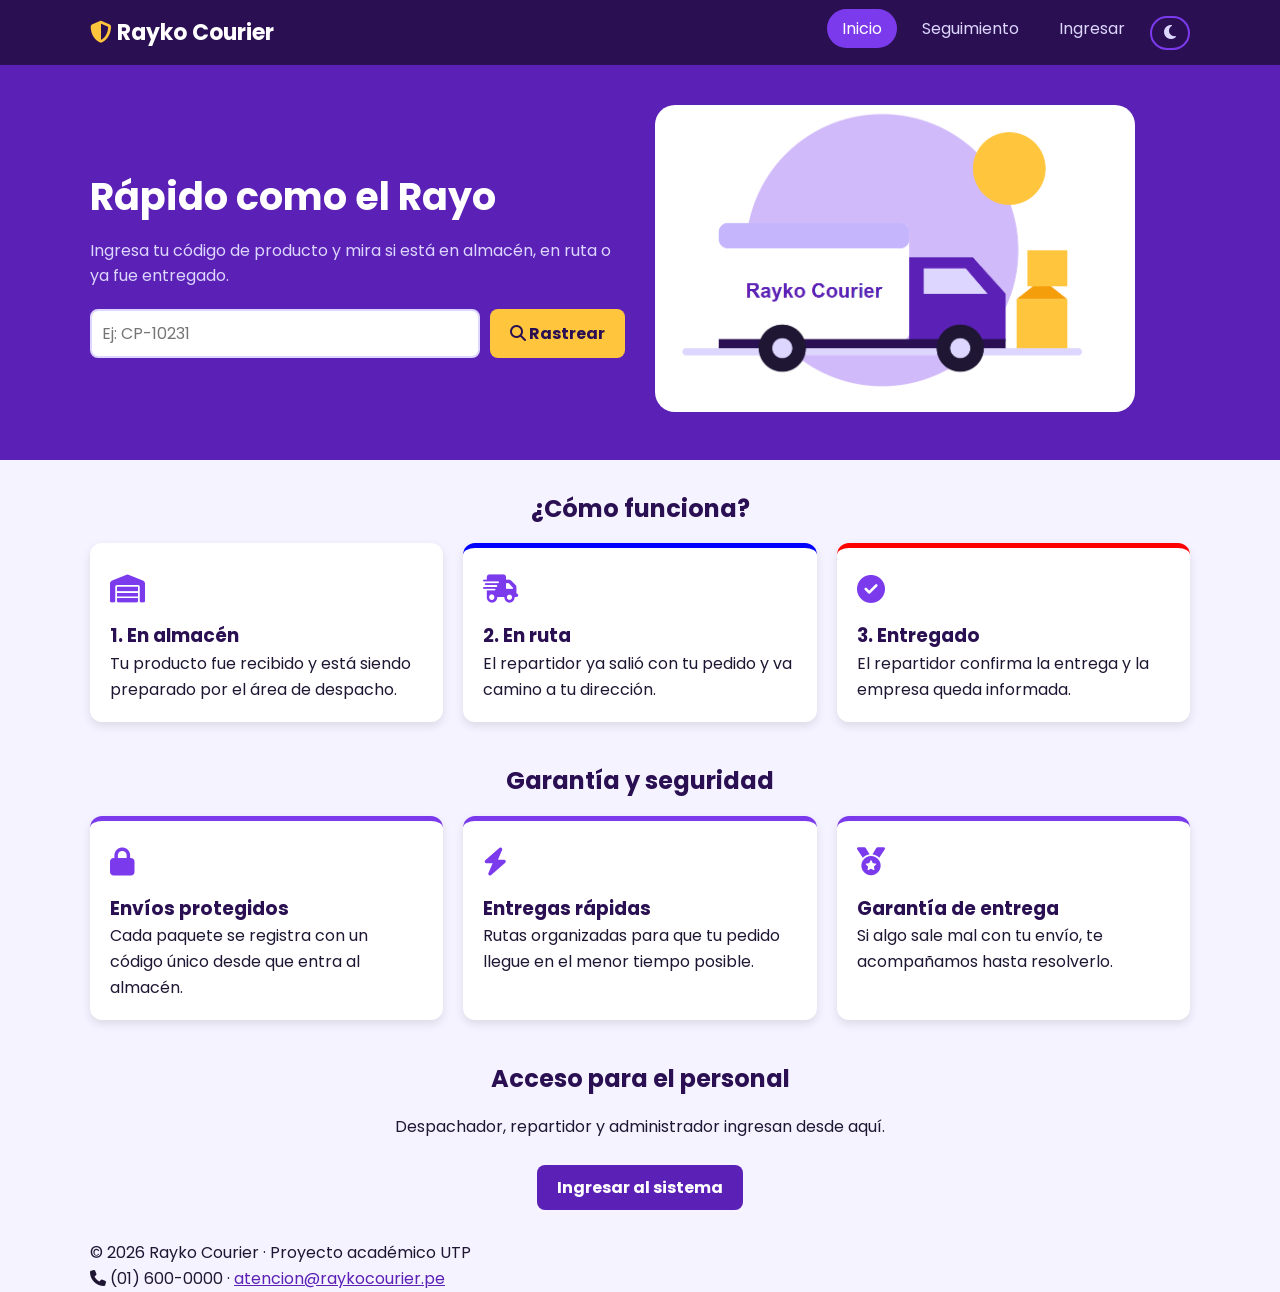
<file: index.html>
<!DOCTYPE html>
<html lang="en">
<head>
  <meta charset="UTF-8">
  <meta name="viewport" content="width=device-width, initial-scale=1.0">
  <title>Inicio | Rayko Courier</title>
  <link href="https://fonts.googleapis.com/css2?family=Poppins:wght@400;700&display=swap" rel="stylesheet">
  <link rel="stylesheet" href="https://cdnjs.cloudflare.com/ajax/libs/font-awesome/6.5.2/css/all.min.css">
  <link rel="stylesheet" href="./css/style.css">
</head>
<body>
     <header>
    <div class="contenedor">
      <a class="logo" href="index.html"><i class="fa-solid fa-shield-halved"></i> Rayko Courier</a>
      <nav>
        <ul>
          <li><a href="index.html" class="activo">Inicio</a></li>
          <li><a href="seguimiento.html">Seguimiento</a></li>
          <li><a href="login.html">Ingresar</a></li>
          <li><button class="btn-tema" id="btnTema" type="button" onclick="cambiarTema()"></button></li>
        </ul>
      </nav>
    </div>
  </header>
   <section class="hero">
    <div class="contenedor">
      <div>
        <h1>Rápido como el Rayo</h1>
        <p>Ingresa tu código de producto y mira si está en almacén, en ruta o ya fue entregado.</p>
        <form class="buscador" action="seguimiento.html" method="get">
          <input type="text" name="codigo" placeholder="Ej: CP-10231" required>
          <button class="boton" type="submit"><i class="fa-solid fa-magnifying-glass"></i> Rastrear</button>
        </form>
      </div>
      <picture>
        <source media="(max-width: 600px)" srcset="img/paquete.png">
        <img src="img/hero.png" alt="Camión de Rayko Courier" width="480" height="340">
      </picture>
    </div>
  </section>

  <main>
    <div class="contenedor">
      <section>
        <h2 class="centro">¿Cómo funciona?</h2>
        <div class="tarjetas">
          <article class="tarjeta almacen">
            <div class="icono"><i class="fa-solid fa-warehouse"></i></div>
            <h3>1. En almacén</h3>
            <p>Tu producto fue recibido y está siendo preparado por el área de despacho.</p>
          </article>
          <article class="tarjeta ruta">
            <div class="icono"><i class="fa-solid fa-truck-fast"></i></div>
            <h3>2. En ruta</h3>
            <p>El repartidor ya salió con tu pedido y va camino a tu dirección.</p>
          </article>
          <article class="tarjeta entregado">
            <div class="icono"><i class="fa-solid fa-circle-check"></i></div>
            <h3>3. Entregado</h3>
            <p>El repartidor confirma la entrega y la empresa queda informada.</p>
          </article>
        </div>
      </section>

      <section>
        <h2 class="centro">Garantía y seguridad</h2>
        <div class="tarjetas">
          <article class="tarjeta">
            <div class="icono"><i class="fa-solid fa-lock"></i></div>
            <h3>Envíos protegidos</h3>
            <p>Cada paquete se registra con un código único desde que entra al almacén.</p>
          </article>
          <article class="tarjeta">
            <div class="icono"><i class="fa-solid fa-bolt"></i></div>
            <h3>Entregas rápidas</h3>
            <p>Rutas organizadas para que tu pedido llegue en el menor tiempo posible.</p>
          </article>
          <article class="tarjeta">
            <div class="icono"><i class="fa-solid fa-medal"></i></div>
            <h3>Garantía de entrega</h3>
            <p>Si algo sale mal con tu envío, te acompañamos hasta resolverlo.</p>
          </article>
        </div>
      </section>

      <section class="centro">
        <h2>Acceso para el personal</h2>
        <p>Despachador, repartidor y administrador ingresan desde aquí.</p>
        <br>
        <a class="boton morado" href="login.html">Ingresar al sistema</a>
      </section>
    </div>
  </main>
<footer>
    <div class="contenedor">
      <p>&copy; 2026 Rayko Courier · Proyecto académico UTP</p>
      <p><i class="fa-solid fa-phone"></i> (01) 600-0000 · <a href="mailto:atencion@Rayko.pe">atencion@raykocourier.pe</a></p>
    </div>
  </footer>
    <script src="js/script.js"></script>
</body>
</html>
</file>
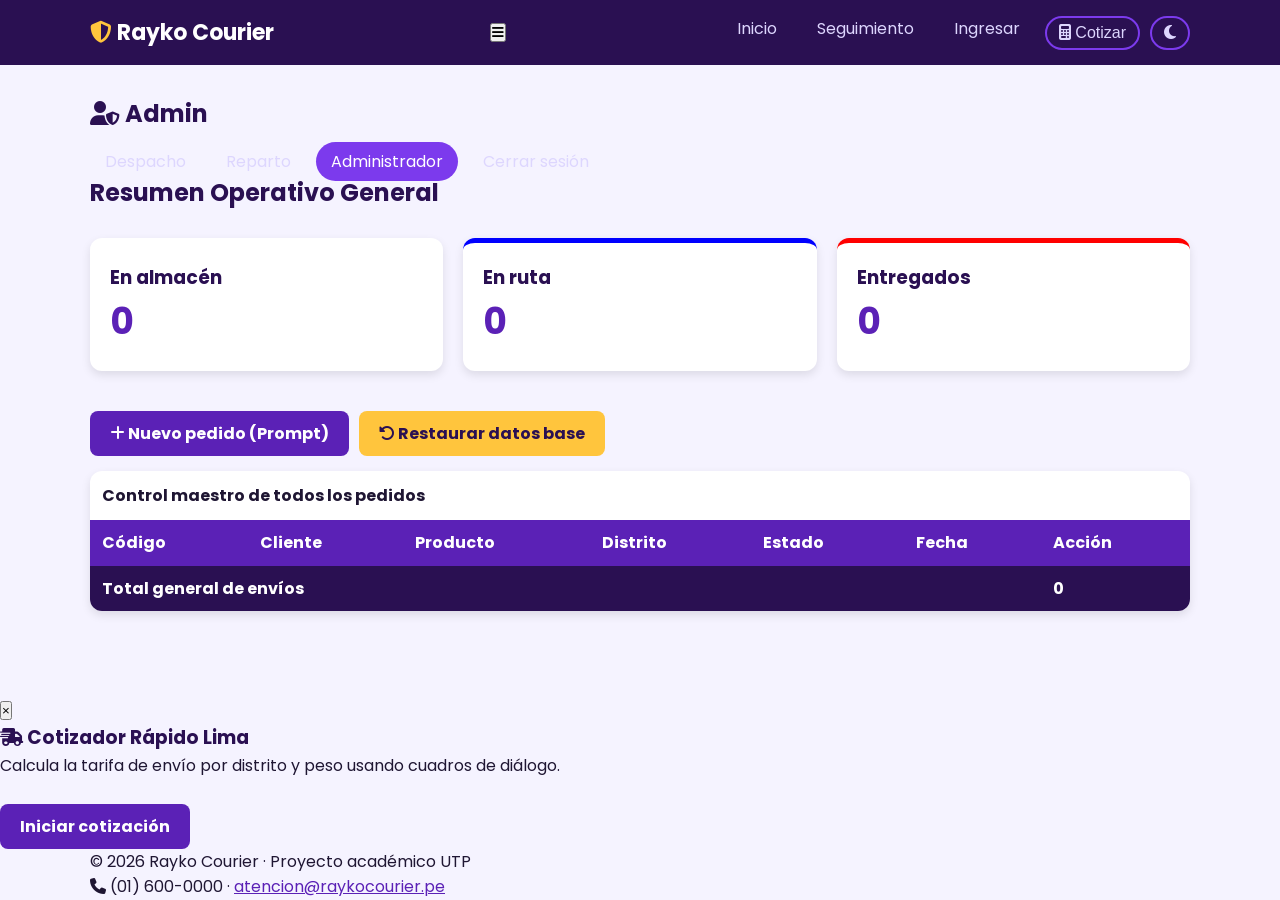
<file: admin.html>
<!DOCTYPE html>
<html lang="es">
<head>
  <meta charset="UTF-8">
  <meta name="viewport" content="width=device-width, initial-scale=1.0">
  <title>Panel Administrador | Rayko Courier</title>
  <link href="https://fonts.googleapis.com/css2?family=Poppins:wght@400;700&display=swap" rel="stylesheet">
  <link rel="stylesheet" href="https://cdnjs.cloudflare.com/ajax/libs/font-awesome/6.5.2/css/all.min.css">
  <link rel="stylesheet" href="css/style.css">
</head>
<body>
  <header>
    <div class="contenedor">
      <a class="logo" href="index.html"><i class="fa-solid fa-shield-halved"></i> Rayko Courier</a>
      <button class="btn-hamburguesa" id="btnMenu" type="button" onclick="toggleMenu()" aria-label="Abrir menú">
        <i class="fa-solid fa-bars"></i>
      </button>
      <nav id="navPrincipal">
        <ul>
          <li><a href="index.html">Inicio</a></li>
          <li><a href="seguimiento.html">Seguimiento</a></li>
          <li><a href="login.html">Ingresar</a></li>
          <li><button class="btn-tema" type="button" onclick="abrirModalCotizador()"><i class="fa-solid fa-calculator"></i> Cotizar</button></li>
          <li><button class="btn-tema" id="btnTema" type="button" onclick="cambiarTema()"></button></li>
        </ul>
      </nav>
    </div>
  </header>
<main>
    <div class="contenedor panel">
      <aside class="menu-lateral">
        <h2><i class="fa-solid fa-user-shield"></i> Admin</h2>
        <nav>
          <ul>
            <li><a href="despacho.html">Despacho</a></li>
            <li><a href="reparto.html">Reparto</a></li>
            <li><a href="admin.html" class="activo">Administrador</a></li>
            <li><a href="login.html">Cerrar sesión</a></li>
          </ul>
        </nav>
      </aside>
      <section>
        <h1>Resumen Operativo General</h1>
        <br>
        <div class="tarjetas" id="resumenKPI">
          <article class="tarjeta almacen">
            <h3>En almacén</h3>
            <p class="numero" id="kpiAlmacen">0</p>
          </article>
          <article class="tarjeta ruta">
            <h3>En ruta</h3>
            <p class="numero" id="kpiRuta">0</p>
          </article>
          <article class="tarjeta entregado">
            <h3>Entregados</h3>
            <p class="numero" id="kpiEntregado">0</p>
          </article>
        </div>

        <div style="margin-bottom: 15px; display: flex; gap: 10px; flex-wrap: wrap;">
          <button class="boton morado" type="button" onclick="registrarPedidoPrompt()"><i class="fa-solid fa-plus"></i> Nuevo pedido (Prompt)</button>
          <button class="boton" type="button" onclick="reiniciarDatosDemo()"><i class="fa-solid fa-rotate-left"></i> Restaurar datos base</button>
        </div>

        <div class="tabla">
          <table>
            <caption>Control maestro de todos los pedidos</caption>
            <thead>
              <tr><th>Código</th><th>Cliente</th><th>Producto</th><th>Distrito</th><th>Estado</th><th>Fecha</th><th>Acción</th></tr>
            </thead>
            <tbody id="tablaAdminBody"></tbody>
            <tfoot>
              <tr><td colspan="6">Total general de envíos</td><td id="totalAdmin">0</td></tr>
            </tfoot>
          </table>
        </div>
      </section>
    </div>
  </main>

  <div id="modalCotizador" class="modal oculto" onclick="cerrarModalFondo(event)">
    <div class="modal-caja">
      <button class="modal-cerrar" type="button" onclick="cerrarModalCotizador()">&times;</button>
      <h3><i class="fa-solid fa-truck-fast"></i> Cotizador Rápido Lima</h3>
      <p>Calcula la tarifa de envío por distrito y peso usando cuadros de diálogo.</p>
      <br>
      <button class="boton morado" type="button" onclick="cotizarEnvioPrompt()">Iniciar cotización</button>
    </div>
  </div>

  <footer>
    <div class="contenedor">
      <p>&copy; 2026 Rayko Courier · Proyecto académico UTP</p>
      <p><i class="fa-solid fa-phone"></i> (01) 600-0000 · <a href="mailto:atencion@raykocourier.pe">atencion@raykocourier.pe</a></p>
    </div>
  </footer>
  <script src="js/script.js"></script>
</body>
</html>
</file>
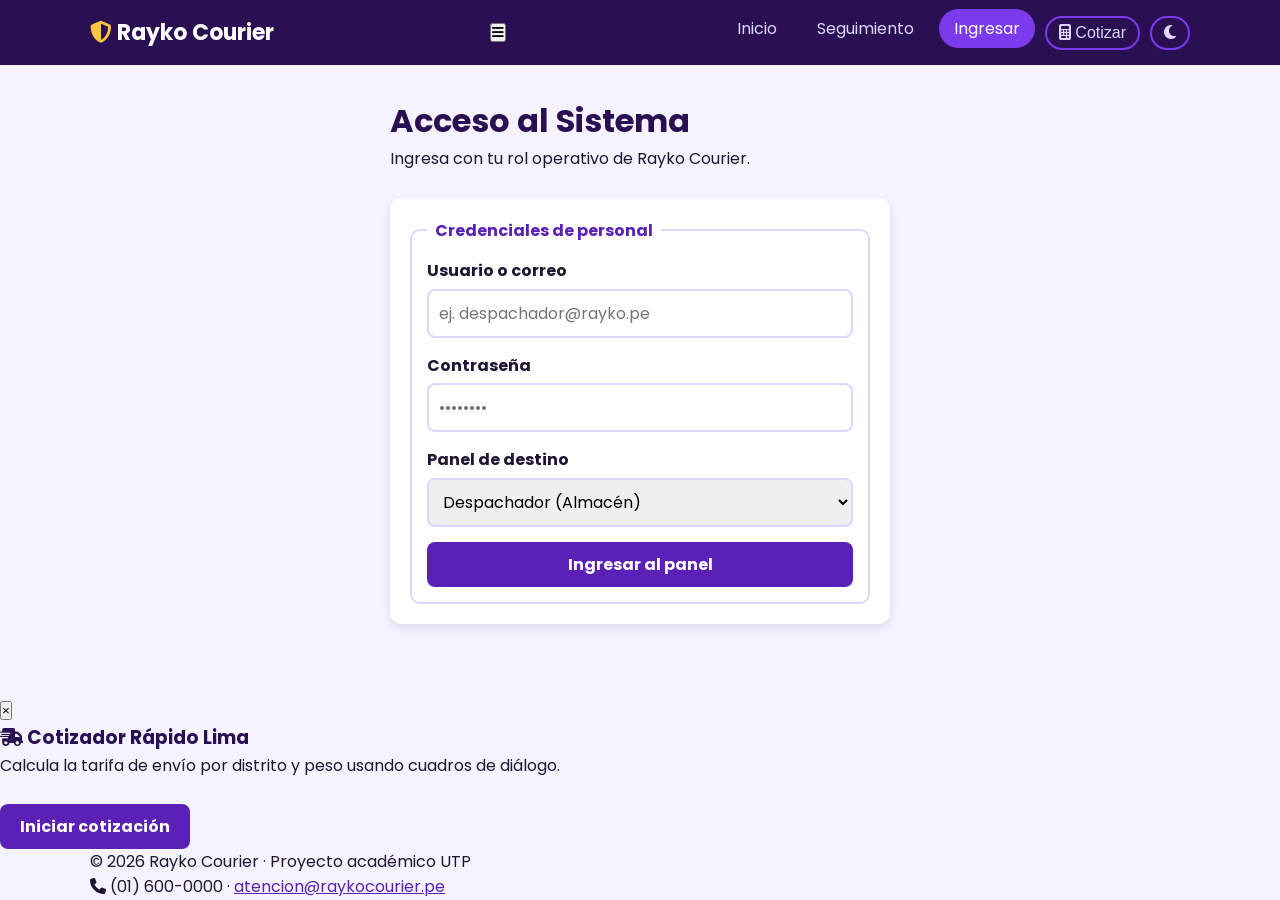
<file: login.html>
<!DOCTYPE html>
<html lang="es">
<head>
  <meta charset="UTF-8">
  <meta name="viewport" content="width=device-width, initial-scale=1.0">
  <title>Ingresar | Rayko Courier</title>
  <link href="https://fonts.googleapis.com/css2?family=Poppins:wght@400;700&display=swap" rel="stylesheet">
  <link rel="stylesheet" href="https://cdnjs.cloudflare.com/ajax/libs/font-awesome/6.5.2/css/all.min.css">
  <link rel="stylesheet" href="css/style.css">
</head>
<body>
  <header>
    <div class="contenedor">
      <a class="logo" href="index.html"><i class="fa-solid fa-shield-halved"></i> Rayko Courier</a>
      <button class="btn-hamburguesa" id="btnMenu" type="button" onclick="toggleMenu()" aria-label="Abrir menú">
        <i class="fa-solid fa-bars"></i>
      </button>
      <nav id="navPrincipal">
        <ul>
          <li><a href="index.html">Inicio</a></li>
          <li><a href="seguimiento.html">Seguimiento</a></li>
          <li><a href="login.html" class="activo">Ingresar</a></li>
          <li><button class="btn-tema" type="button" onclick="abrirModalCotizador()"><i class="fa-solid fa-calculator"></i> Cotizar</button></li>
          <li><button class="btn-tema" id="btnTema" type="button" onclick="cambiarTema()"></button></li>
        </ul>
      </nav>
    </div>
  </header>

  <main>
    <div class="contenedor" style="max-width: 500px;">
      <h1>Acceso al Sistema</h1>
      <p>Ingresa con tu rol operativo de Rayko Courier.</p>
      <br>
      <form class="formulario" onsubmit="iniciarSesion(event)">
        <fieldset>
          <legend>Credenciales de personal</legend>
          <div class="campo">
            <label for="usuario">Usuario o correo</label>
            <input type="text" id="usuario" placeholder="ej. despachador@rayko.pe" onchange="normalizarTexto(this)" required>
          </div>
          <div class="campo">
            <label for="clave">Contraseña</label>
            <input type="password" id="clave" placeholder="••••••••" required>
          </div>
          <div class="campo">
            <label for="rol">Panel de destino</label>
            <select id="rol">
              <option value="despacho.html">Despachador (Almacén)</option>
              <option value="reparto.html">Repartidor (Ruta)</option>
              <option value="admin.html">Administrador General</option>
            </select>
          </div>
          <button class="boton morado" type="submit" style="width: 100%;">Ingresar al panel</button>
        </fieldset>
      </form>
    </div>
  </main>

  <div id="modalCotizador" class="modal oculto" onclick="cerrarModalFondo(event)">
    <div class="modal-caja">
      <button class="modal-cerrar" type="button" onclick="cerrarModalCotizador()">&times;</button>
      <h3><i class="fa-solid fa-truck-fast"></i> Cotizador Rápido Lima</h3>
      <p>Calcula la tarifa de envío por distrito y peso usando cuadros de diálogo.</p>
      <br>
      <button class="boton morado" type="button" onclick="cotizarEnvioPrompt()">Iniciar cotización</button>
    </div>
  </div>

  <footer>
    <div class="contenedor">
      <p>&copy; 2026 Rayko Courier · Proyecto académico UTP</p>
      <p><i class="fa-solid fa-phone"></i> (01) 600-0000 · <a href="mailto:atencion@raykocourier.pe">atencion@raykocourier.pe</a></p>
    </div>
  </footer>
  <script src="js/script.js"></script>
</body>
</html>
</file>
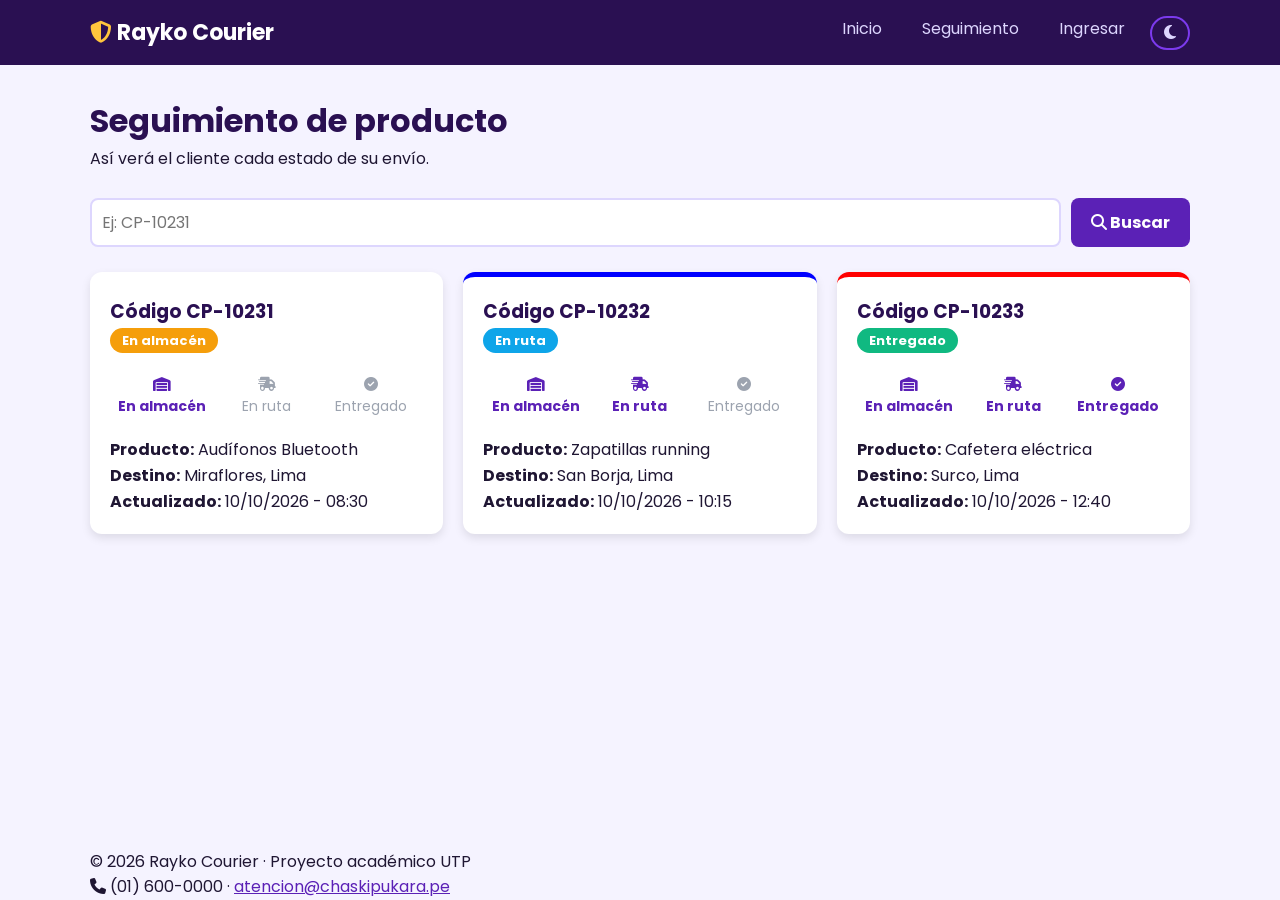
<file: seguimiento.html>
<!DOCTYPE html>
<html lang="es">
<head>
  <meta charset="UTF-8">
  <meta name="viewport" content="width=device-width, initial-scale=1.0">
  <title>Panel de reparto | Rayko Courier</title>
  <link href="https://fonts.googleapis.com/css2?family=Poppins:wght@400;700&display=swap" rel="stylesheet">
  <link rel="stylesheet" href="https://cdnjs.cloudflare.com/ajax/libs/font-awesome/6.5.2/css/all.min.css">
  <link rel="stylesheet" href="css/style.css">
</head>
<body>
  <header>
    <div class="contenedor">
      <a class="logo" href="index.html"><i class="fa-solid fa-shield-halved"></i> Rayko Courier</a>
      <nav>
        <ul>
          <li><a href="index.html">Inicio</a></li>
          <li><a href="seguimiento.html">Seguimiento</a></li>
          <li><a href="login.html">Ingresar</a></li>
           <li><button class="btn-tema" id="btnTema" type="button" onclick="cambiarTema()"></button></li>
        </ul>
      </nav>
    </div>
  </header>
   <main>
    <div class="contenedor">
      <h1>Seguimiento de producto</h1>
      <p>Así verá el cliente cada estado de su envío.</p>
      <br>
      <form class="buscador" action="seguimiento.html" method="get">
        <input type="text" name="codigo" placeholder="Ej: CP-10231" required>
        <button class="boton morado" type="submit"><i class="fa-solid fa-magnifying-glass"></i> Buscar</button>
      </form>
            <br>
      <div class="tarjetas">
        <article class="tarjeta almacen">
          <h3>Código CP-10231</h3>
          <span class="estado almacen">En almacén</span>
          <ol class="linea">
            <li class="hecho actual"><i class="fa-solid fa-warehouse"></i><br>En almacén</li>
            <li class=""><i class="fa-solid fa-truck-fast"></i><br>En ruta</li>
            <li class=""><i class="fa-solid fa-circle-check"></i><br>Entregado</li>
          </ol>
          <p><strong>Producto:</strong> Audífonos Bluetooth</p>
          <p><strong>Destino:</strong> Miraflores, Lima</p>
          <p><strong>Actualizado:</strong> 10/10/2026 - 08:30</p>
        </article>
                <article class="tarjeta ruta">
          <h3>Código CP-10232</h3>
          <span class="estado ruta">En ruta</span>
          <ol class="linea">
            <li class="hecho"><i class="fa-solid fa-warehouse"></i><br>En almacén</li>
            <li class="hecho actual"><i class="fa-solid fa-truck-fast"></i><br>En ruta</li>
            <li class=""><i class="fa-solid fa-circle-check"></i><br>Entregado</li>
          </ol>
          <p><strong>Producto:</strong> Zapatillas running</p>
          <p><strong>Destino:</strong> San Borja, Lima</p>
          <p><strong>Actualizado:</strong> 10/10/2026 - 10:15</p>
        </article>
        <article class="tarjeta entregado">
          <h3>Código CP-10233</h3>
          <span class="estado entregado">Entregado</span>
          <ol class="linea">
            <li class="hecho"><i class="fa-solid fa-warehouse"></i><br>En almacén</li>
            <li class="hecho"><i class="fa-solid fa-truck-fast"></i><br>En ruta</li>
            <li class="hecho actual"><i class="fa-solid fa-circle-check"></i><br>Entregado</li>
          </ol>
          <p><strong>Producto:</strong> Cafetera eléctrica</p>
          <p><strong>Destino:</strong> Surco, Lima</p>
          <p><strong>Actualizado:</strong> 10/10/2026 - 12:40</p>
        </article>
    </div>
    </div>
  </main>
  <footer>
    <div class="contenedor">
      <p>&copy; 2026 Rayko Courier · Proyecto académico UTP</p>
      <p><i class="fa-solid fa-phone"></i> (01) 600-0000 · <a href="mailto:atencion@chaskipukara.pe">atencion@chaskipukara.pe</a></p>
    </div>
  </footer>
     <script src="js/script.js"></script>
  </body>
</html>
</file>
<file: css/style.css>
* {
  box-sizing: border-box;
  margin: 0;
  padding: 0;
}

body {
  font-family: 'Poppins', Arial, sans-serif;
  background-color: #F5F3FF;
  color: #1F1633;
  line-height: 1.6;

  /* FLEXBOX: el footer siempre queda abajo */
  display: flex;
  flex-direction: column;
  min-height: 100vh;
}
main {
  flex: 1;
  padding: 30px 0;
}

img {
  max-width: 100%;
  border-radius: 20px;
  height: auto;
}

h1, h2, h3 {
  color: #2A1052;
}

h2 {
  margin-bottom: 15px;
}

a {
  color: #5B21B6;
}

.contenedor {
  width: 90%;
  max-width: 1100px;
  margin: 0 auto;
}

.centro {
  text-align: center;
}

/* ---------- Header y menú ---------- */
header {
  background-color: #2A1052;
  padding: 15px 0;
}

/* FLEXBOX: logo a la izquierda y menú a la derecha */
header .contenedor {
  display: flex;
  justify-content: space-between;
  align-items: center;
}

.logo {
  color: white;
  font-size: 22px;
  font-weight: bold;
  text-decoration: none;
}

.logo i {
  color: #FFC53D;
}

/* FLEXBOX: menú en fila */
nav ul {
  display: flex;
  gap: 10px;
  list-style: none;
}

nav a {
  color: #DDD6FE;
  text-decoration: none;
  padding: 8px 15px;
  border-radius: 20px;
  transition: background-color 0.3s;
}

nav a:hover,
nav a.activo {
  background-color: #7C3AED;
  color: white;
}

/* ---------- Portada (hero) ---------- */
.hero {
  background-color: #5B21B6;
  color: white;
  padding: 40px 0;
}

/* GRID: 2 columnas (texto | imagen) */
.hero .contenedor {
  display: grid;
  grid-template-columns: 1fr 1fr;
  gap: 30px;
  align-items: center;
}

.hero h1 {
  color: white;
  font-size: 38px;
}

.hero p {
  color: #DDD6FE;
  margin: 10px 0 20px 0;
}

.hero img {
  margin: 0 auto;
  animation: flotar 3s infinite;
}

/* Animación (Sesión 7) */
@keyframes flotar {
  0%   { transform: translateY(0); }
  50%  { transform: translateY(-12px); }
  100% { transform: translateY(0); }
}

/* ---------- Formularios ---------- */
/* FLEXBOX: caja de búsqueda con input y botón */
.buscador {
  display: flex;
  gap: 10px;
}

.buscador input {
  flex: 1;
}

input, select, input[type="date"] {
  padding: 10px;
  border: 2px solid #DDD6FE;
  border-radius: 8px;
  font-size: 16px;
  font-family: inherit;
}

input:focus, select:focus, input[type="date"]:focus {
  border-color: #7C3AED;
  outline: none;
}

label {
  font-weight: bold;
}

.formulario {
  background-color: white;
  padding: 20px;
  border-radius: 12px;
  box-shadow: 0 4px 10px rgba(0, 0, 0, 0.1);
  margin-bottom: 25px;
}

/* FLEXBOX: cada campo con su etiqueta arriba */
.campo {
  display: flex;
  flex-direction: column;
  gap: 5px;
  margin-bottom: 15px;
}

/* GRID: dos campos lado a lado */
.fila {
  display: grid;
  grid-template-columns: 1fr 1fr;
  gap: 15px;
  margin-bottom: 15px;
}
.fila.fila-unica {
  grid-template-columns: 1fr;
}

fieldset {
  border: 2px solid #DDD6FE;
  border-radius: 10px;
  padding: 15px;
}

legend {
  color: #5B21B6;
  font-weight: bold;
  padding: 0 8px;
}

.boton {
  background-color: #FFC53D;
  color: #2A1052;
  border: none;
  padding: 10px 20px;
  border-radius: 8px;
  font-size: 16px;
  font-weight: bold;
  font-family: inherit;
  cursor: pointer;
  text-decoration: none;
  display: inline-block;
  transition: transform 0.3s;
}

.boton:hover {
  transform: scale(1.05);
}

.boton.morado {
  background-color: #5B21B6;
  color: white;
}

/* ---------- Tarjetas ---------- */
/* GRID: 3 columnas iguales */
.tarjetas {
  display: grid;
  grid-template-columns: 1fr 1fr 1fr;
  gap: 20px;
  margin-bottom: 40px;
}

.tarjeta {
  background-color: white;
  padding: 20px;
  border-radius: 12px;
  border-top: 5px solid #7C3AED;
  box-shadow: 0 4px 10px rgba(0, 0, 0, 0.1);
  transition: transform 0.3s;
}


.tarjeta:hover {
  transform: translateY(-5px);
}

.tarjeta.almacen   { border-top-color: #FFFFFF; }
.tarjeta.ruta      { border-top-color: blue; }
.tarjeta.entregado { border-top-color: red; }

.icono {
  font-size: 28px;
  color: #7C3AED;
  margin-bottom: 8px;
}

.numero {
  font-size: 36px;
  font-weight: bold;
  color: #5B21B6;
}

/* ---------- Estados ---------- */
.estado {
  color: white;
  padding: 3px 12px;
  border-radius: 20px;
  font-size: 13px;
  font-weight: bold;
}

.estado.almacen   { background-color: #F59E0B; }
.estado.ruta      { background-color: #0EA5E9; }
.estado.entregado { background-color: #10B981; }

/* ---------- Línea de tiempo del seguimiento ---------- */
/* FLEXBOX: 3 pasos repartidos en una fila */
.linea {
  display: flex;
  justify-content: space-between;
  list-style: none;
  text-align: center;
  margin: 20px 0;
  font-size: 14px;
}

.linea li {
  flex: 1;
  color: #9CA3AF;
}

.linea li.hecho {
  color: #5B21B6;
  font-weight: bold;
}

.linea li.actual {
  animation: latido 1.5s infinite;
}

@keyframes latido {
  0%   { transform: scale(1); }
  50%  { transform: scale(1.15); }
  100% { transform: scale(1); }
}

/* ---------- Tablas (Sesión 4) ---------- */
.tabla {
  overflow-x: auto;
  background-color: white;
  border-radius: 12px;
  box-shadow: 0 4px 10px rgba(0, 0, 0, 0.1);
  margin-bottom: 25px;
}

table {
  width: 100%;
  border-collapse: collapse;
}

caption {
  text-align: left;
  font-weight: bold;
  padding: 12px;
}

th, td {
  padding: 10px 12px;
  text-align: left;
}

thead {
  background-color: #5B21B6;
  color: white;
}

tbody tr:nth-child(even) {
  background-color: #F5F3FF;
}

tbody tr:hover {
  background-color: #DDD6FE;
}

tfoot {
  background-color: #2A1052;
  color: white;
  font-weight: bold;
}
/* ---------- Botón de modo oscuro ---------- */
.btn-tema {
  background: transparent;
  color: #DDD6FE;
  border: 2px solid #7C3AED;
  border-radius: 20px;
  padding: 6px 12px;
  font-size: 16px;
  cursor: pointer;
  transition: background-color 0.3s;
}

.btn-tema:hover {
  background-color: #7C3AED;
  color: white;
}
/* ---------- Modo oscuro ---------- */
body {
  transition: background-color 0.3s, color 0.3s;
}

body.oscuro {
  background-color: #14101F;
  color: #EDE9FE;
  color-scheme: dark;
}

body.oscuro h1,
body.oscuro h2,
body.oscuro h3 {
  color: #DDD6FE;
}

body.oscuro main a:not(.boton) {
  color: #C4B5FD;
}

body.oscuro header {
  background-color: #1E0A3C;
}

body.oscuro .hero {
  background-color: #3B1480;
}

body.oscuro .tarjeta,
body.oscuro .formulario,
body.oscuro .tabla {
  background-color: #211A33;
  box-shadow: 0 4px 10px rgba(0, 0, 0, 0.5);
}

body.oscuro input,
body.oscuro select {
  background-color: #2A2140;
  color: #EDE9FE;
  border-color: #4C3A7A;
}

body.oscuro fieldset {
  border-color: #4C3A7A;
}

body.oscuro legend,
body.oscuro .numero {
  color: #C4B5FD;
}

body.oscuro .icono {
  color: #A78BFA;
}

body.oscuro tbody tr:nth-child(even) {
  background-color: #2A2140;
}

body.oscuro tbody tr:hover {
  background-color: #3B2D5E;
}

body.oscuro .linea li.hecho {
  color: #C4B5FD;
}

body.oscuro footer {
  background-color: #1E0A3C;
}
/* Arreglando vista a celulares*/
@media (max-width: 900px) {
  .tarjetas {
    grid-template-columns: 1fr 1fr;
  }
}

@media (max-width: 600px) {
  header .contenedor {
    flex-direction: column;
    gap: 10px;
  }

  nav ul {
    flex-wrap: wrap;
    justify-content: center;
  }

  .hero {
    padding: 30px 0;
  }

  .hero .contenedor {
    grid-template-columns: 1fr;
    text-align: center;
  }

  .hero h1 {
    font-size: 28px;
  }

  .buscador {
    flex-direction: column;
  }

  .tarjetas,
  .fila,
  .panel {
    grid-template-columns: 1fr;
  }

  .menu-lateral nav ul {
    flex-direction: row;
  }

  .linea {
    font-size: 12px;
  }
}
</file>
